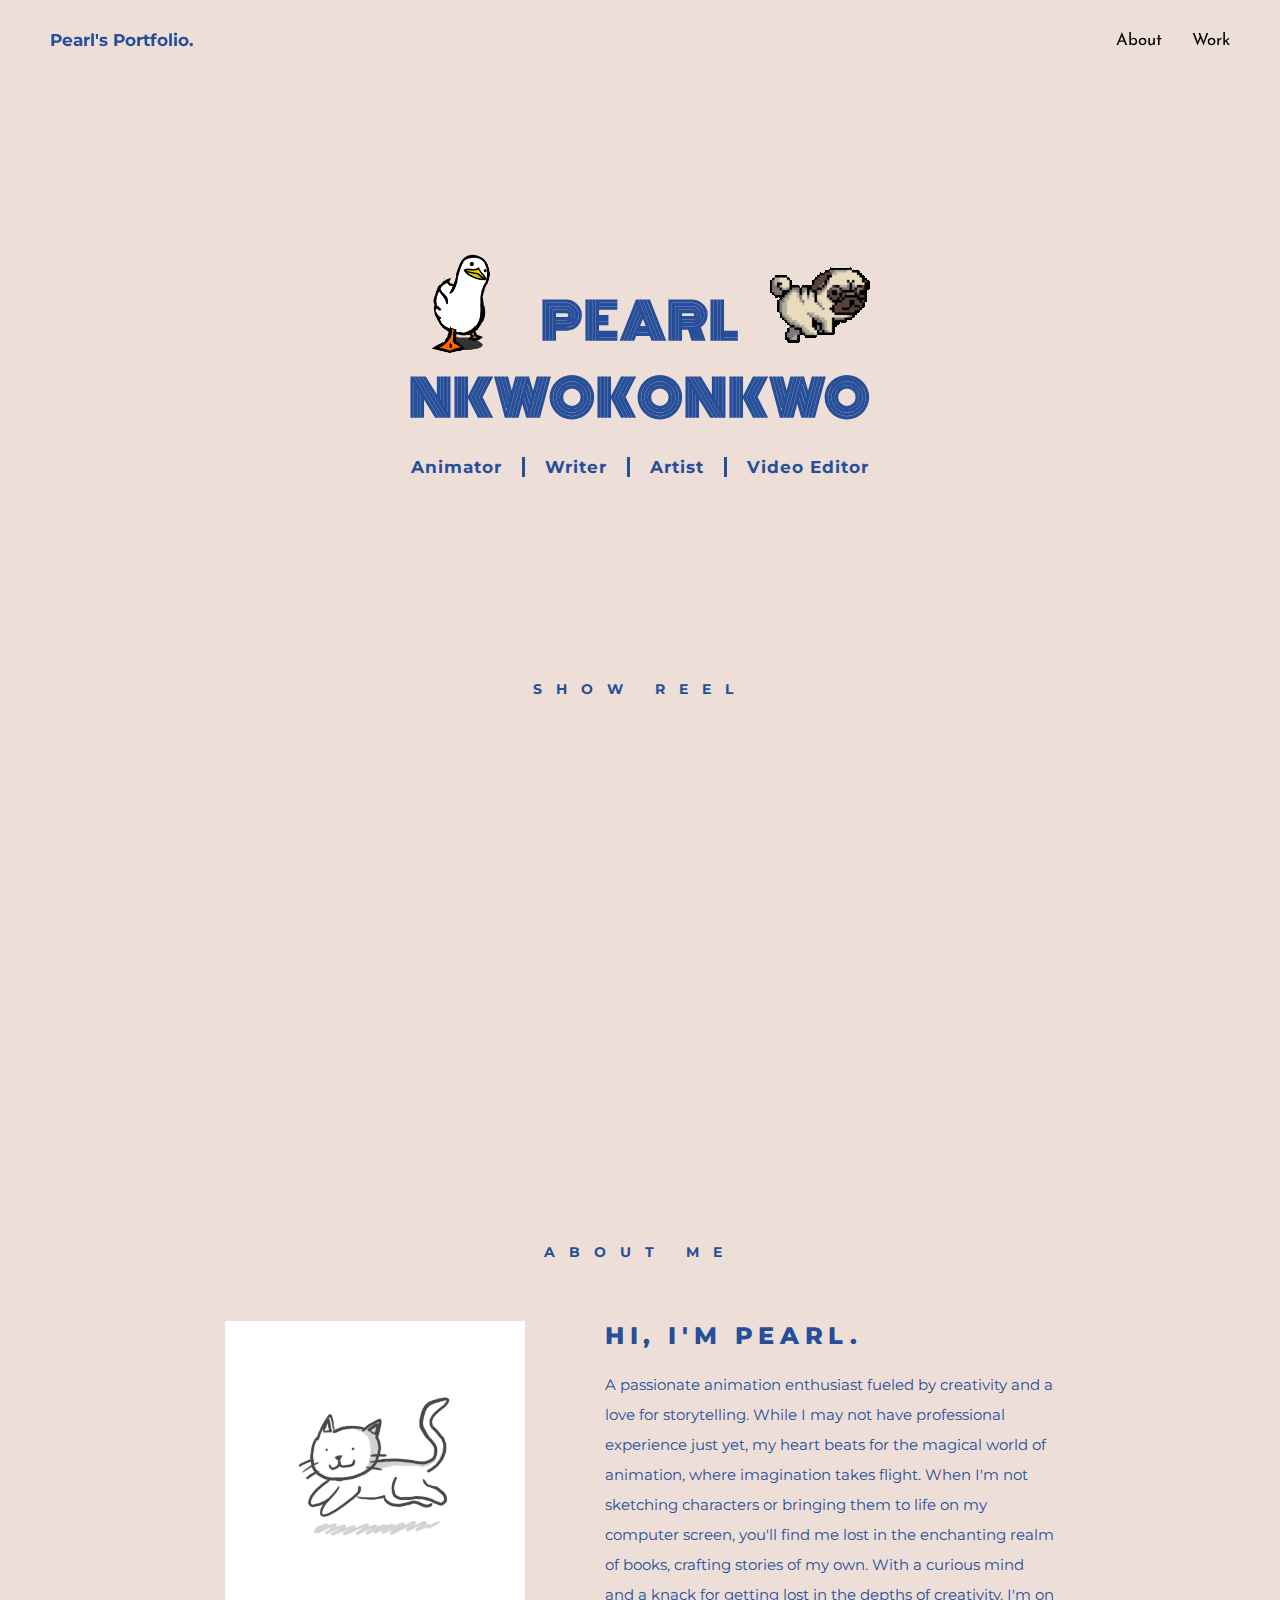
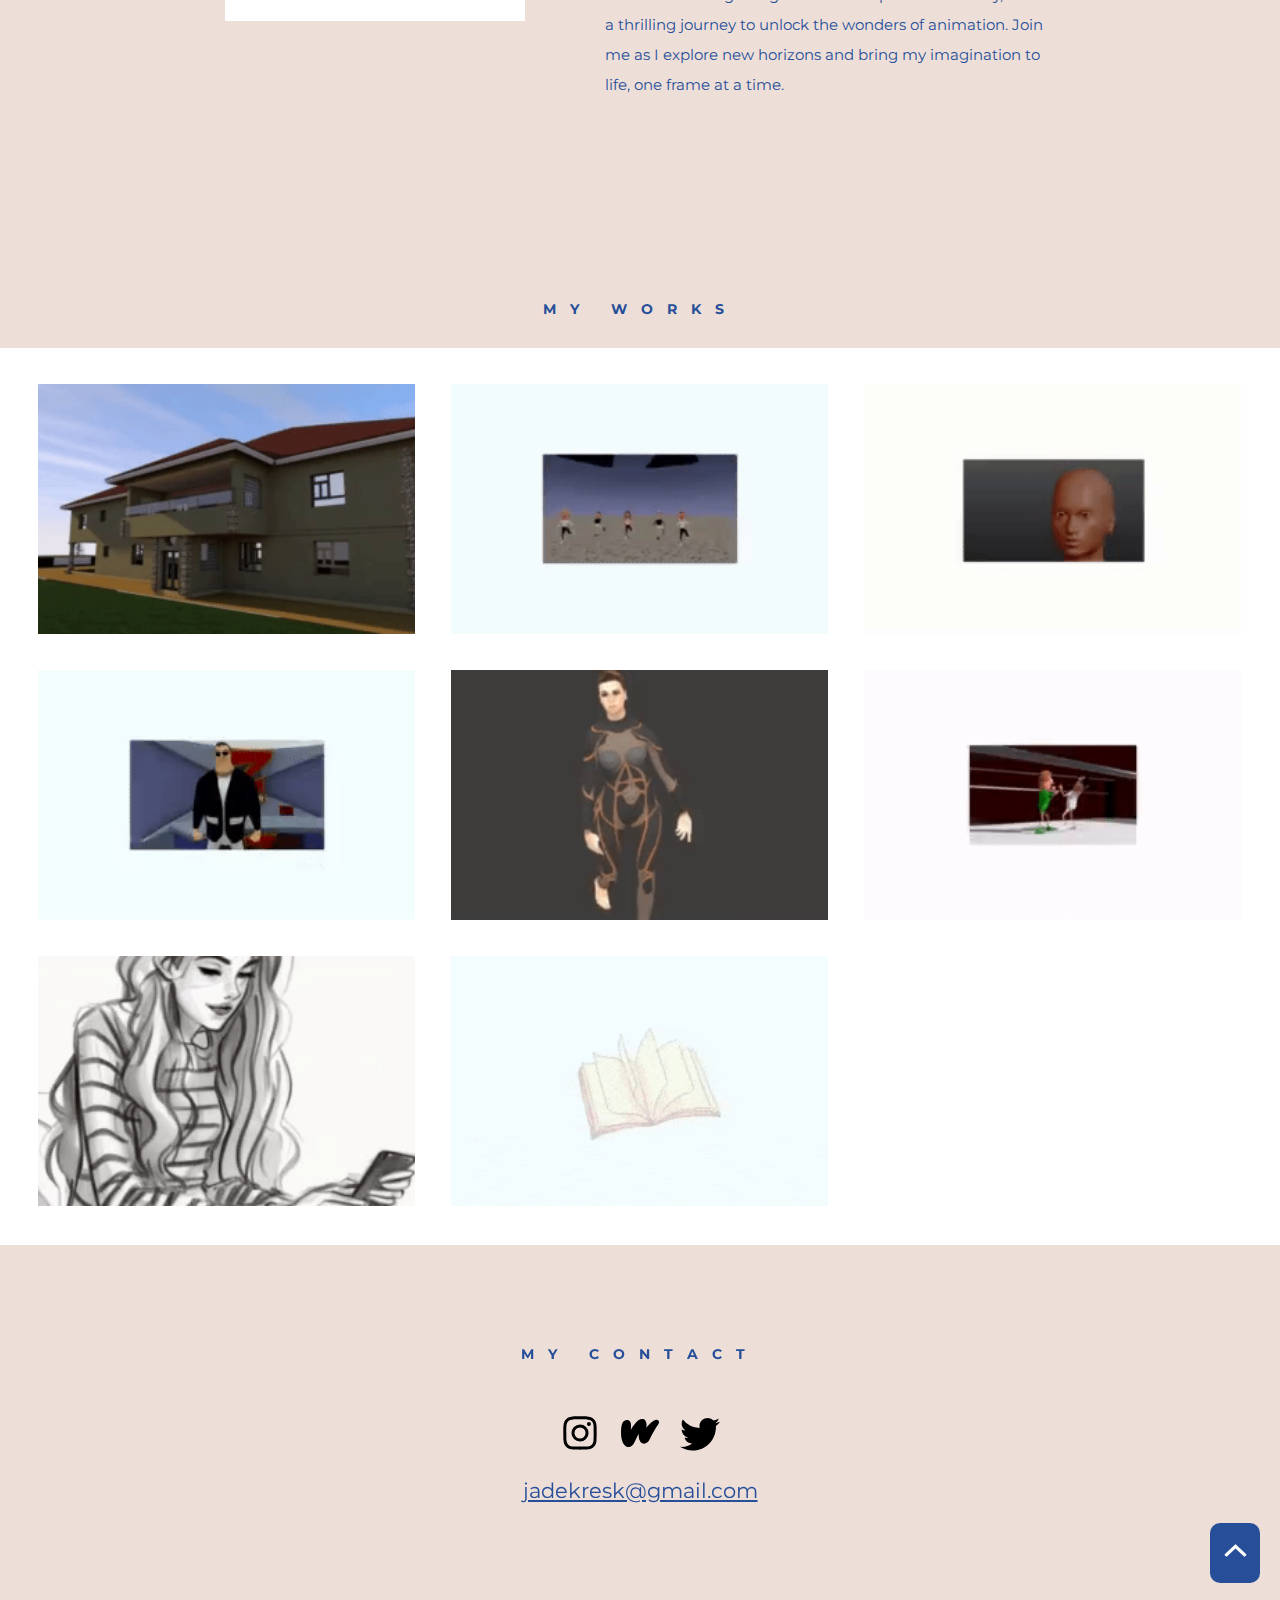
<file: index.html>
<!DOCTYPE html>
<html lang="en">
  <head>
    <meta charset="UTF-8" />
    <meta http-equiv="X-UA-Compatible" content="IE=edge" />
    <meta name="viewport" content="width=device-width, initial-scale=1.0" />
    <link rel="stylesheet" href="style.css" />
    <link rel="preconnect" href="https://fonts.googleapis.com" />
    <link rel="preconnect" href="https://fonts.gstatic.com" crossorigin />
    <link rel="preconnect" href="https://fonts.googleapis.com" />
    <link rel="preconnect" href="https://fonts.gstatic.com" crossorigin />
    <link
      href="https://fonts.googleapis.com/css2?family=Josefin+Sans:ital,wght@0,100;0,200;0,300;0,400;0,500;0,600;0,700;1,100;1,200;1,300;1,400;1,500;1,600;1,700&family=Monoton&family=Montserrat:ital,wght@0,100;0,200;0,300;0,400;0,500;0,600;0,700;0,800;0,900;1,100;1,200;1,300;1,400;1,500;1,600;1,700;1,800;1,900&display=swap"
      rel="stylesheet"
    />

    <title>Pearl</title>
  </head>
  <body>
    <nav class="navigation">
      <a href="#banner"><h5 class="logo">Pearl's Portfolio.</h5></a>
      <ul class="nav_links_wrapper">
        <li>
          <a href="#aboutMe" class="nav_links">About</a>
        </li>
        <li><a href="#myWork" class="nav_links">Work</a></li>
      </ul>
    </nav>

    <section id="banner" class="banner_section">
      <h1>
        <div class="duck_animation_container">
          <img src="./assets/duck.gif" alt="" />
        </div>
        <div class="dog_animation_container">
          <img src="./assets/dog.gif" alt="" />
        </div>
        Pearl<br />
        Nkwokonkwo
      </h1>
      <div class="professions_container">
        <p>Animator</p>
        <p>Writer</p>
        <p>Artist</p>
        <p>Video Editor</p>
      </div>
    </section>

    <section class="reel_section">
      <h4 class="header_text">SHOW REEL</h4>
      <iframe
        width="560"
        height="315"
        src="https://www.youtube.com/embed/ml__-UMj5bQ"
        title="YouTube video player"
        frameborder="0"
        allow="accelerometer; autoplay; clipboard-write; encrypted-media; gyroscope; picture-in-picture; web-share"
        allowfullscreen
      ></iframe>
    </section>

    <section id="aboutMe" class="about_section">
      <h4 class="header_text">About me</h4>
      <div class="about_content">
        <main class="about_image">
          <img src="./assets/about.gif" alt="" />
        </main>
        <main class="about_text_content">
          <h3 class="about_greetings">HI, I'M PEARL.</h3>
          <p class="about_p">
            A passionate animation enthusiast fueled by creativity and a love
            for storytelling. While I may not have professional experience just
            yet, my heart beats for the magical world of animation, where
            imagination takes flight. When I'm not sketching characters or
            bringing them to life on my computer screen, you'll find me lost in
            the enchanting realm of books, crafting stories of my own. With a
            curious mind and a knack for getting lost in the depths of
            creativity, I'm on a thrilling journey to unlock the wonders of
            animation. Join me as I explore new horizons and bring my
            imagination to life, one frame at a time.
          </p>
        </main>
      </div>
    </section>

    <section id="myWork" class="work_section">
      <h4 class="header_text">MY WORKS</h4>
      <main class="work_content">
        <div class="work_card">
          <a href="https://youtu.be/j03zMjhrEmQ">
            <main class="work_card_details">
              <h4>3d building modeling with ArchiCAD</h4>
              <p>
                The process of 3D building modeling is demonstrated through the
                use of ArchiCAD software. Following the modeling process in
                ArchiCAD, the design can then be exported to other software,
                such as Blender, for further rendering and refinement.
              </p>
            </main></a
          >
          <img src="./assets/2.gif" alt="" />
        </div>
        <div class="work_card">
          <a href="https://youtu.be/jm_YOFC_HeE">
            <main class="work_card_details">
              <h4>dance clip</h4>
              <p>
                This animation project was executed using the muvizu animation
                software, and it is a personal work. The project involved
                creating uniform movements for multiple characters in a dance
                scene.
              </p>
            </main></a
          >
          <img src="./assets/3.gif" alt="" />
        </div>
        <div class="work_card">
          <a href="./developmentalWorks.html">
            <main class="work_card_details">
              <h4>Developmental Works</h4>
              <p>
                As the adage goes, 'Rome wasn't built in a day,' and the same
                holds true for these ongoing projects. They represent the
                culmination of dedication, perseverance, and a commitment to
                continuous improvement.
              </p>
            </main></a
          >
          <img src="./assets/4.gif" alt="" />
        </div>
        <div class="work_card">
          <a href="https://youtu.be/Sd7GWJxeqic">
            <main class="work_card_details">
              <h4>Music video</h4>
              <p>
                This animation video was created using Muvizu animation software
                and was a personal project. The aim of the video was to
                replicate the original music video by Rude Boy, with a focus on
                capturing key elements of the video. The sound used in the video
                was also sourced from the original music video.
              </p>
            </main></a
          >
          <img src="./assets/5.gif" alt="" />
        </div>
        <div class="work_card">
          <a href="https://youtu.be/QVo6x8OypMo">
            <main class="work_card_details">
              <h4>Rigging and output</h4>
              <p>
                This animation showcase was created using industry-standard
                software, Blender Animation. The motion was generated using the
                bvh technique, while the character creation process was
                facilitated through the use of the Makehuman application.
              </p>
            </main></a
          >
          <img src="./assets/6.gif" alt="" />
        </div>
        <div class="work_card">
          <a href="https://youtu.be/m5a7YCuQ6OI">
            <main class="work_card_details">
              <h4>Short film</h4>
              <p>
                This is a personal work created using the muvizu animation
                software. The video depicts a physical altercation between
                Android and iOS, utilizing sound effects to simulate the impact
                of the fight, as well as the crowd's reaction.
              </p>
            </main></a
          >
          <img src="./assets/7.gif" alt="" />
        </div>
        <div class="work_card">
          <a href="./storyboard.html">
            <main class="work_card_details">
              <h4>Storyboard</h4>
              <p>
                This is a brief synopsis of a storyboard for a scene in chapter
                2 of the book 'Reserved' written by me. The storyboard portrays
                the events of Lyra's first day at college, starting from the
                moment she wakes up and ending when she heads to class. Done
                with Adobe Photoshop and dall-E.
              </p>
            </main></a
          >
          <img src="./assets/8.gif" alt="" />
        </div>
        <div class="work_card">
          <a href="https://wattpad.com/user/kakmearj">
            <main class="work_card_details">
              <h4>Books</h4>
              <p>
                a collection of literary works authored by me. Each book
                represents my creative vision, storytelling prowess, and
                dedication to the art of writing.
              </p>
            </main></a
          >
          <img src="./assets/1.gif" alt="" />
        </div>
      </main>
    </section>

    <section class="contact_section">
      <h4 class="header_text">MY CONTACT</h4>
      <div class="contact_icon_container">
        <a href="https://instagram.com/kakmearj?igshid=YmMyMTA2M2Y="
          ><img src="./assets/svgs/instagram.svg" alt=""
        /></a>
        <a href="https://wattpad.com/user/kakmearj"
          ><img src="./assets/svgs/wattpad.svg" alt=""
        /></a>
        <a href="https://twitter.com/kakmearj"
          ><img src="./assets/svgs/twitter.svg" alt=""
        /></a>
      </div>
      <a href="mailto:jadekresk@gmail.com">jadekresk@gmail.com</a>
      <button class="scroll_to_top_btn">
        <a href="#banner"><img src="./assets/svgs/chevronUp.svg" alt="" /></a>
      </button>
    </section>
  </body>
</html>
</file>
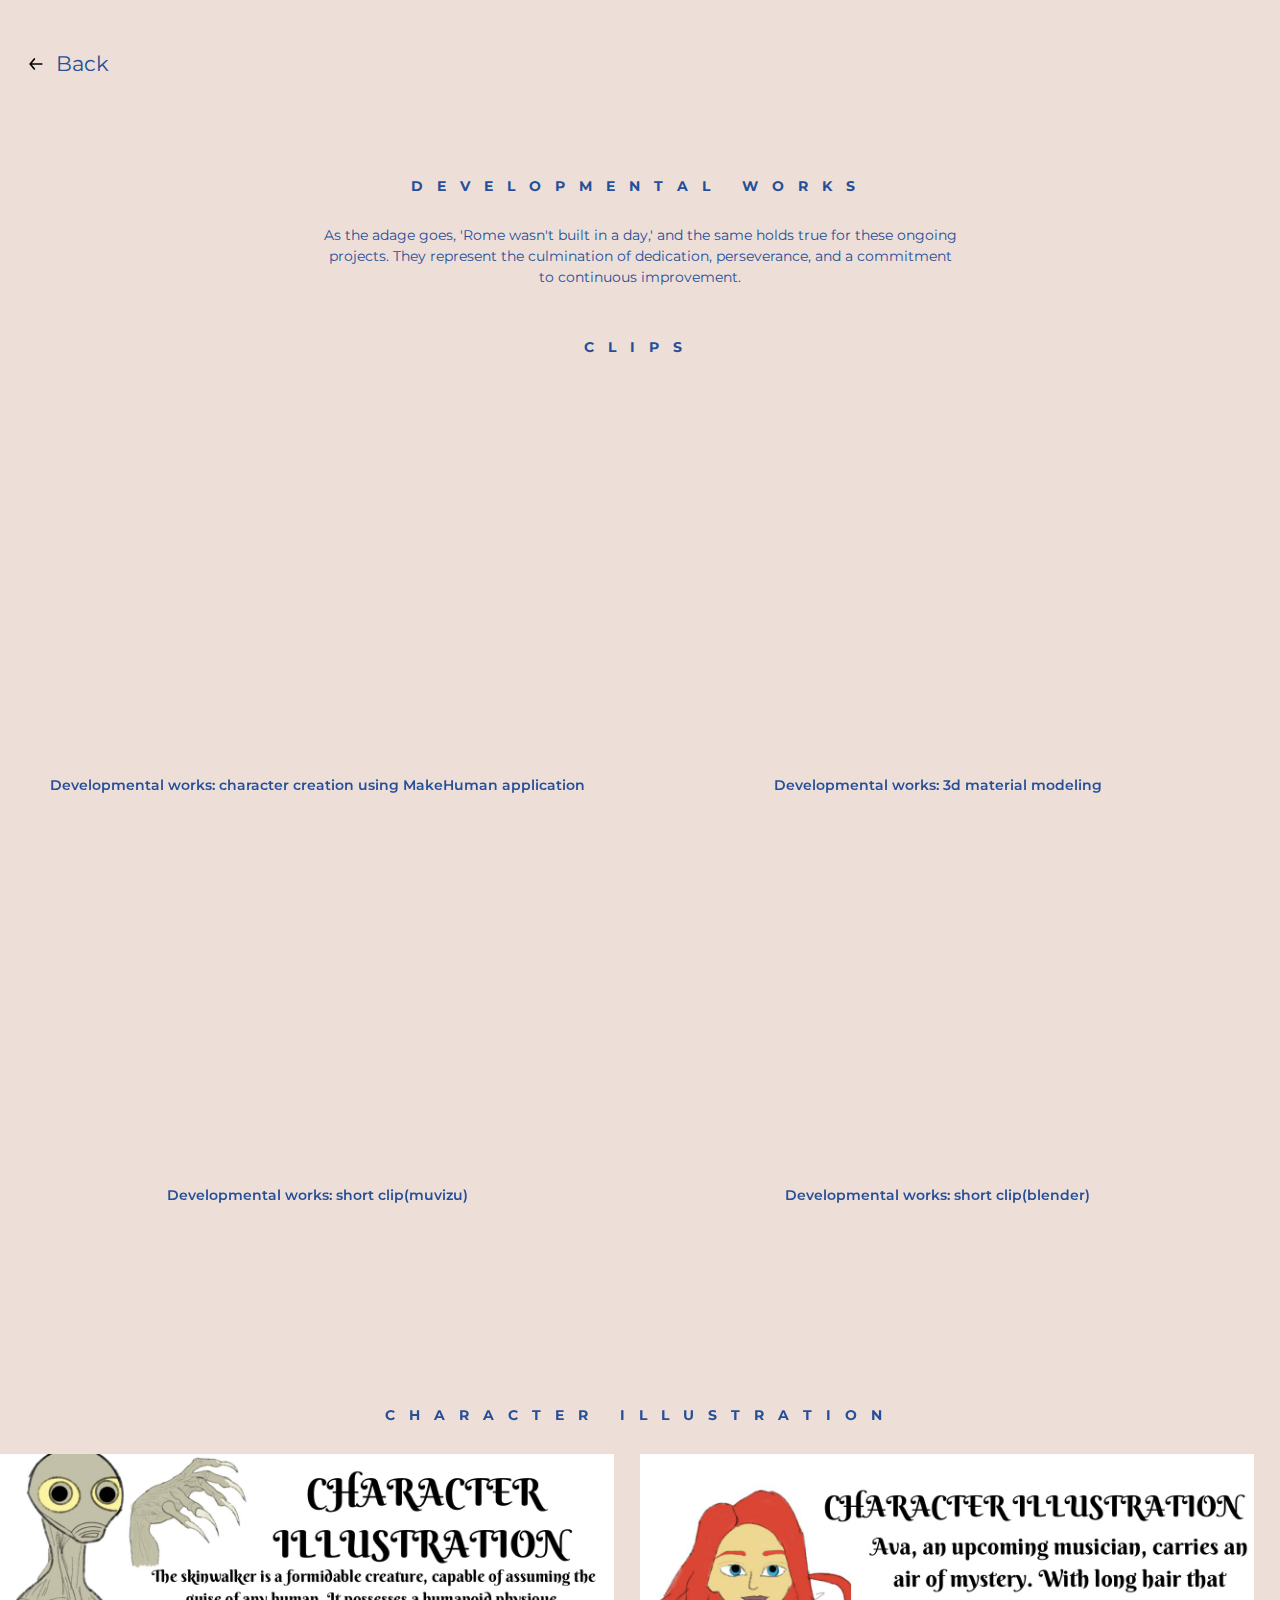
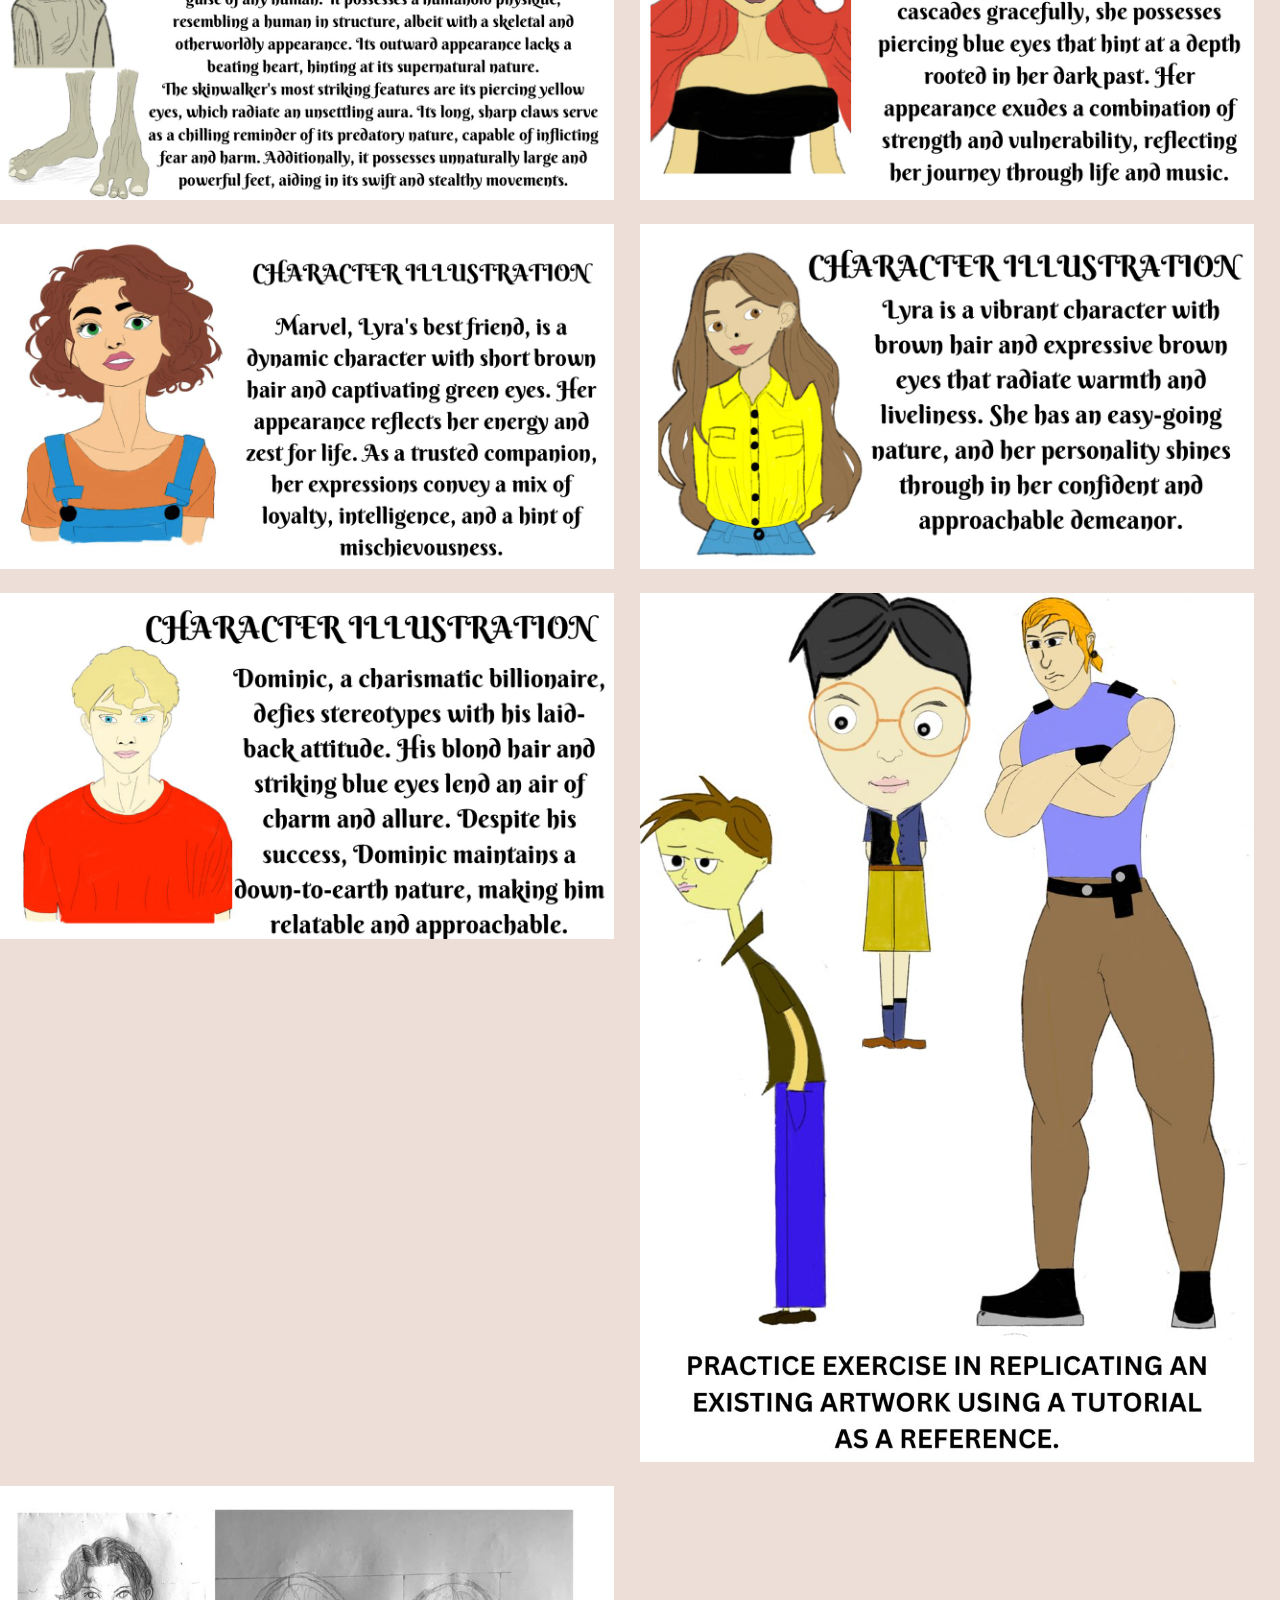
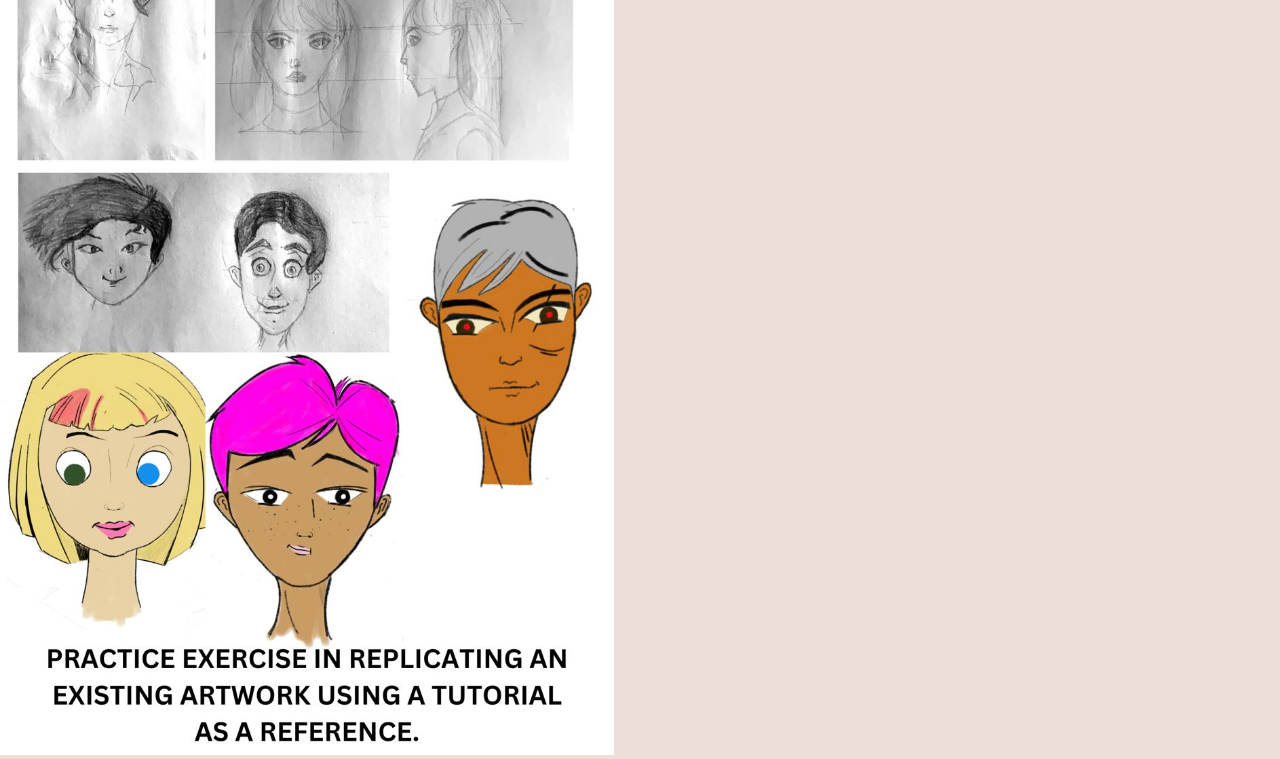
<file: developmentalWorks.html>
<!DOCTYPE html>
<html lang="en">
  <head>
    <meta charset="UTF-8" />
    <meta http-equiv="X-UA-Compatible" content="IE=edge" />
    <meta name="viewport" content="width=device-width, initial-scale=1.0" />
    <title>Pearl</title>
    <link rel="stylesheet" href="style.css" />
    <link rel="preconnect" href="https://fonts.googleapis.com" />
    <link rel="preconnect" href="https://fonts.gstatic.com" crossorigin />
    <link rel="preconnect" href="https://fonts.googleapis.com" />
    <link rel="preconnect" href="https://fonts.gstatic.com" crossorigin />
    <link
      href="https://fonts.googleapis.com/css2?family=Josefin+Sans:ital,wght@0,100;0,200;0,300;0,400;0,500;0,600;0,700;1,100;1,200;1,300;1,400;1,500;1,600;1,700&family=Monoton&family=Montserrat:ital,wght@0,100;0,200;0,300;0,400;0,500;0,600;0,700;0,800;0,900;1,100;1,200;1,300;1,400;1,500;1,600;1,700;1,800;1,900&display=swap"
      rel="stylesheet"
    />
  </head>
  <body>
    <a href="./index.html"
      ><button class="back_botton">
        <img src="./assets/svgs/back.svg" alt="" />
        <p>Back</p>
      </button></a
    >
    <section class="story_board_container">
      <h4 class="header_text">Developmental Works</h4>

      <p class="storyBoard_p">
        As the adage goes, 'Rome wasn't built in a day,' and the same holds true
        for these ongoing projects. They represent the culmination of
        dedication, perseverance, and a commitment to continuous improvement.
      </p>

      <h4 class="header_text">Clips</h4>
      <div class="clips_container">
        <main>
          <iframe
            width="560"
            height="315"
            src="https://www.youtube.com/embed/0Y-ZVHSH0o4"
            title="YouTube video player"
            frameborder="0"
            allow="accelerometer; autoplay; clipboard-write; encrypted-media; gyroscope; picture-in-picture; web-share"
            allowfullscreen
          ></iframe>
          <p class="storyBoard_p">
            Developmental works: character creation using MakeHuman application
          </p>
        </main>

        <main>
          <iframe
            width="560"
            height="315"
            src="https://www.youtube.com/embed/sFg2nwn9SvY"
            title="YouTube video player"
            frameborder="0"
            allow="accelerometer; autoplay; clipboard-write; encrypted-media; gyroscope; picture-in-picture; web-share"
            allowfullscreen
          ></iframe>
          <p class="storyBoard_p">Developmental works: 3d material modeling</p>
        </main>

        <main>
          <iframe
            width="560"
            height="315"
            src="https://www.youtube.com/embed/gjSMAsO0WE0"
            title="YouTube video player"
            frameborder="0"
            allow="accelerometer; autoplay; clipboard-write; encrypted-media; gyroscope; picture-in-picture; web-share"
            allowfullscreen
          ></iframe>
          <p class="storyBoard_p">Developmental works: short clip(muvizu)</p>
        </main>

        <main>
          <iframe
            width="560"
            height="315"
            src="https://www.youtube.com/embed/i_SW6FQW1C0"
            title="YouTube video player"
            frameborder="0"
            allow="accelerometer; autoplay; clipboard-write; encrypted-media; gyroscope; picture-in-picture; web-share"
            allowfullscreen
          ></iframe>
          <p class="storyBoard_p">Developmental works: short clip(blender)</p>
        </main>
      </div>
    </section>
    <h4 class="header_text">Character Illustration</h4>
    <div class="character_illustration_section">
      <main>
        <img src="./assets/illustration/1.jpeg" alt="" />
      </main>
      <main>
        <img src="./assets/illustration/2.jpeg" alt="" />
      </main>
      <main>
        <img src="./assets/illustration/3.jpeg" alt="" />
      </main>
      <main>
        <img src="./assets/illustration/4.jpeg" alt="" />
      </main>
      <main>
        <img src="./assets/illustration/5.jpeg" alt="" />
      </main>
      <main>
        <img src="./assets/illustration/6.jpeg" alt="" />
      </main>
      <main>
        <img src="./assets/illustration/7.jpeg" alt="" />
      </main>
    </div>
  </body>
</html>
</file>
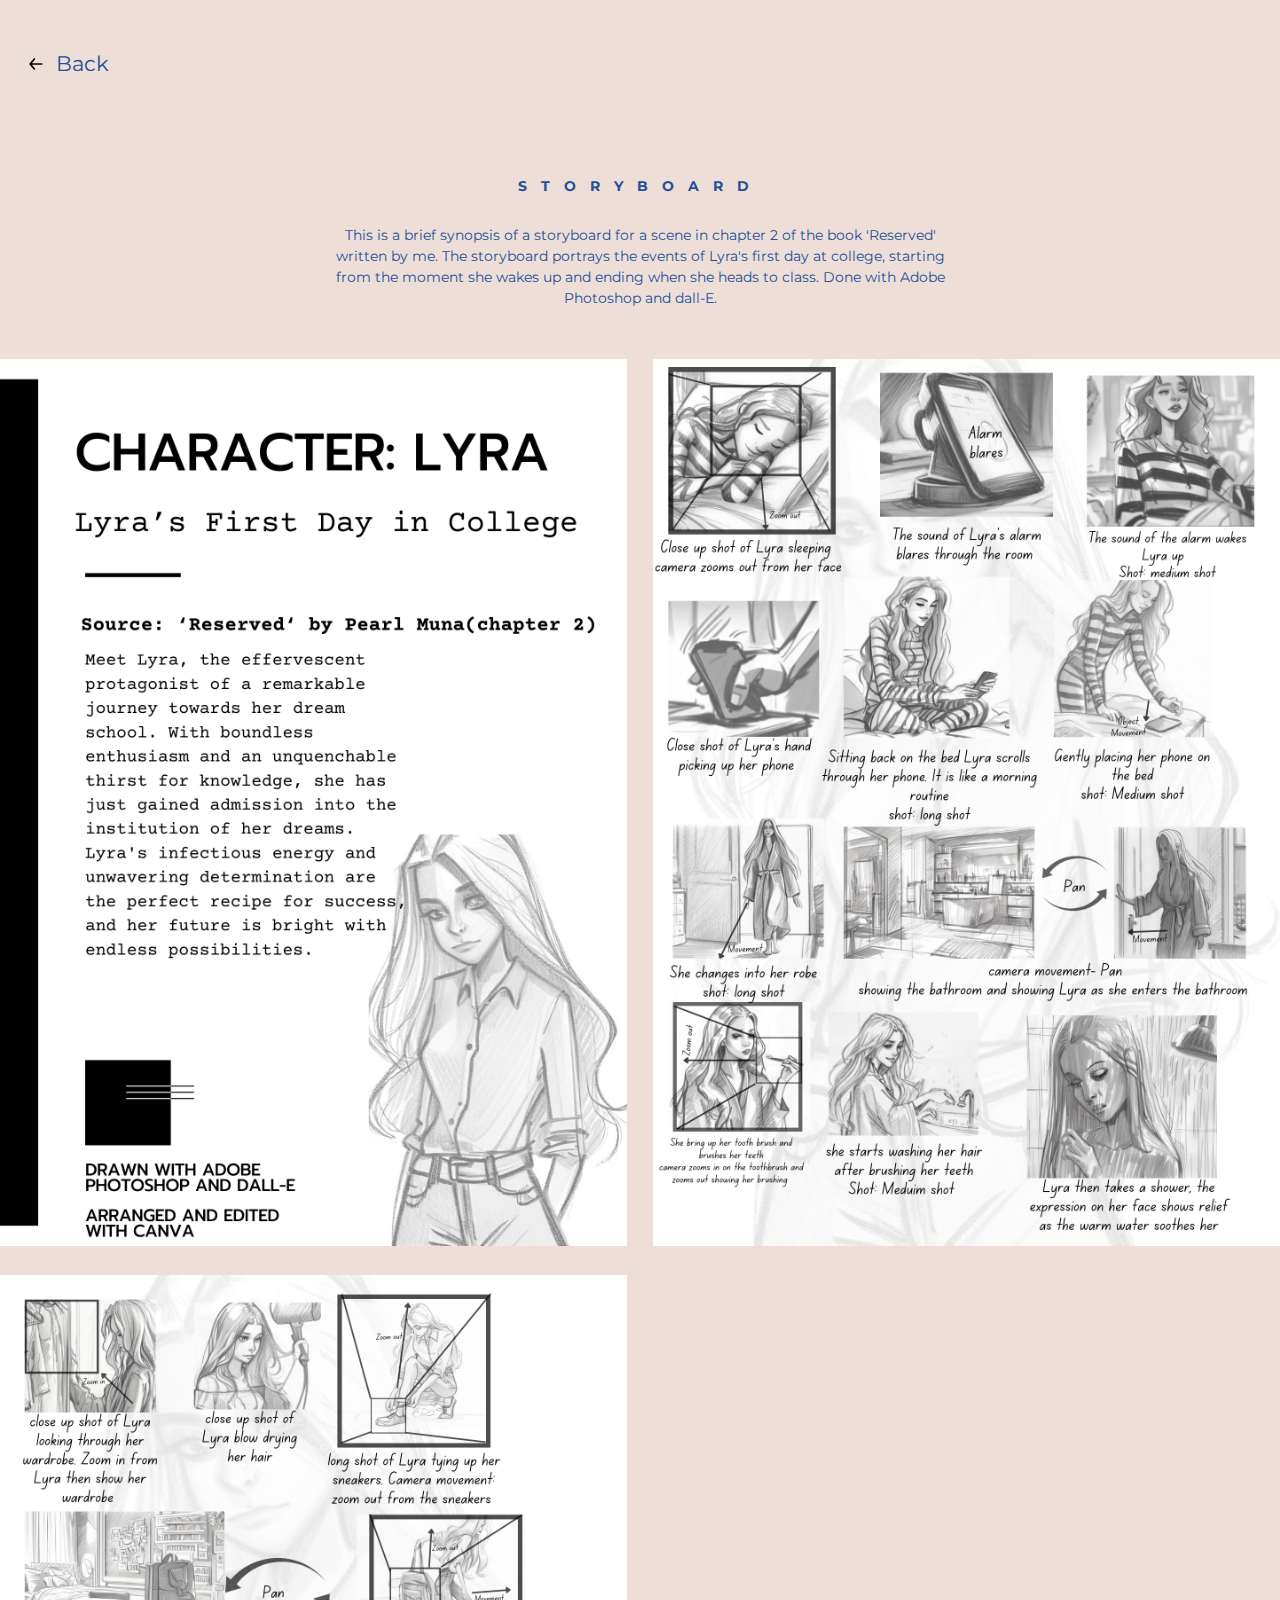
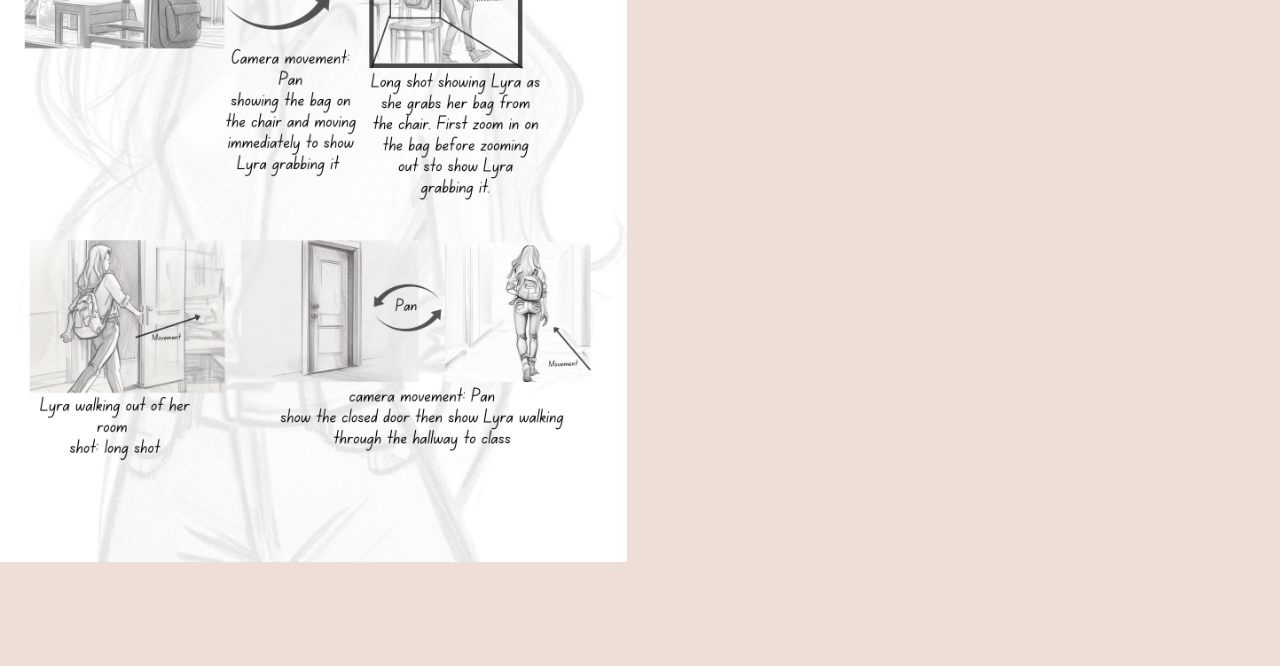
<file: storyboard.html>
<!DOCTYPE html>
<html lang="en">
  <head>
    <meta charset="UTF-8" />
    <meta http-equiv="X-UA-Compatible" content="IE=edge" />
    <meta name="viewport" content="width=device-width, initial-scale=1.0" />
    <title>Pearl</title>
    <link rel="stylesheet" href="style.css" />
    <link rel="preconnect" href="https://fonts.googleapis.com" />
    <link rel="preconnect" href="https://fonts.gstatic.com" crossorigin />
    <link rel="preconnect" href="https://fonts.googleapis.com" />
    <link rel="preconnect" href="https://fonts.gstatic.com" crossorigin />
    <link
      href="https://fonts.googleapis.com/css2?family=Josefin+Sans:ital,wght@0,100;0,200;0,300;0,400;0,500;0,600;0,700;1,100;1,200;1,300;1,400;1,500;1,600;1,700&family=Monoton&family=Montserrat:ital,wght@0,100;0,200;0,300;0,400;0,500;0,600;0,700;0,800;0,900;1,100;1,200;1,300;1,400;1,500;1,600;1,700;1,800;1,900&display=swap"
      rel="stylesheet"
    />
  </head>
  <body>
    <a href="./index.html"
      ><button class="back_botton">
        <img src="./assets/svgs/back.svg" alt="" />
        <p>Back</p>
      </button></a
    >
    <section class="story_board_container">
      <h4 class="header_text">Storyboard</h4>

      <p class="storyBoard_p">
        This is a brief synopsis of a storyboard for a scene in chapter 2 of the
        book 'Reserved' written by me. The storyboard portrays the events of
        Lyra's first day at college, starting from the moment she wakes up and
        ending when she heads to class. Done with Adobe Photoshop and dall-E.
      </p>

      <div class="story_board_content">
        <main><img src="./assets/story2.png" alt="" /></main>
        <main><img src="./assets/story3.png" alt="" /></main>
        <main><img src="./assets/story1.png" alt="" /></main>
      </div>
    </section>
  </body>
</html>
</file>
<file: style.css>
:root {
  --background_color: rgb(237, 223, 216);
  --text_color: #264e99;
  --main_black: #000;
  --main_white: #fff;
  --font_one: "Josefin Sans", sans-serif;
  --font_two: "Monoton", cursive;
  --font_three: "Montserrat", sans-serif;
}

* {
  box-sizing: border-box;
}

html {
  scroll-behavior: smooth;
}

html,
body {
  padding: 0;
  margin: 0;
  font-size: 14px;
}

body {
  background-color: var(--background_color);
}

a {
  text-decoration: none;
}

p,
h1,
h2,
h3,
h4,
h5,
h6 {
  padding: 0;
  margin: 0;
  line-height: normal;
}

.header_text {
  color: var(--text_color);
  text-align: center;
  font-family: var(--font_three);
  letter-spacing: 1rem;
  text-transform: uppercase;
  padding-bottom: 30px;
}

.back_botton {
  display: flex;
  align-items: center;
  justify-content: center;
  column-gap: 10px;
  cursor: pointer;
  margin-top: 50px;
  background-color: transparent;
  border: 0;
  margin-left: 20px;
}

.back_botton img {
  width: 20px;
}

.back_botton p {
  font-family: var(--font_three);
  font-size: 1.5rem;
  color: var(--text_color);
}

.navigation {
  position: sticky;
  top: 0;
  height: 80px;
  width: 100%;
  padding: 0px 50px;
  display: flex;
  align-items: center;
  justify-content: space-between;
}

.logo {
  font-size: 1.2rem;
  font-weight: 700;
  font-family: var(--font_three);
  color: var(--text_color);
}

.nav_links_wrapper {
  list-style: none;
  display: flex;
  align-items: center;
  column-gap: 30px;
}

.nav_links_wrapper li {
  cursor: pointer;
}

.nav_links_wrapper li:last-of-type {
  margin-right: 0;
}

.nav_links {
  color: var(--main_black);
  font-family: var(--font_one);
  font-size: 1.2rem;
  text-decoration: none;
  transition: 0.2s ease-in-out;
}

.nav_links:hover {
  color: var(--text_color);
}

.banner_section {
  display: flex;
  align-items: center;
  justify-content: center;
  align-items: center;
  flex-direction: column;
  height: 600px;
}

.banner_section h1 {
  color: var(--text_color);
  font-family: var(--font_two);
  text-transform: uppercase;
  font-size: 3.5rem;
  text-align: center;
  letter-spacing: 1px;
  position: relative;
}

.professions_container {
  display: flex;
  align-items: center;
  justify-content: center;
  margin-top: 20px;
}

.professions_container p {
  color: var(--text_color);
  font-family: var(--font_three);
  border-right: 3px solid var(--text_color);
  padding: 0px 20px;
  font-size: 1.2rem;
  font-weight: 700;
  letter-spacing: 1px;
}

.professions_container p:last-of-type {
  border-right: 0;
}

.duck_animation_container {
  width: 100px;
  position: absolute;
  top: -25%;
}

.duck_animation_container img {
  width: 100%;
}

.dog_animation_container {
  width: 100px;
  position: absolute;
  top: -70%;
  right: 15%;
}

.reel_section {
  display: flex;
  align-items: center;
  justify-content: center;
  flex-direction: column;
}

.about_section {
  padding-top: 200px;
}

.about_content {
  display: flex;
  justify-content: center;
  flex-wrap: wrap;
  column-gap: 80px;
  row-gap: 30px;
  margin-top: 30px;
}

.about_image {
  max-width: 300px;
}

.about_image img {
  width: 100%;
}

.about_text_content {
  max-width: 450px;
}

.about_greetings {
  color: var(--text_color);
  font-family: var(--font_three);
  letter-spacing: 0.4rem;
  font-weight: 800;
  text-transform: uppercase;
  padding-bottom: 20px;
  font-size: 1.7rem;
}

.about_p {
  font-size: 1.1rem;
  font-family: var(--font_three);
  line-height: 30px;
  color: var(--text_color);
}

.work_section {
  padding-top: 200px;
}

.work_content {
  display: flex;
  max-width: 1440px;
  margin: 0px auto;
  background-color: var(--main_white);
  padding: 0px 3%;
  flex-wrap: wrap;
  padding-bottom: 3%;
}

.work_card {
  position: relative;
  width: 31.33%;
  height: 250px;
  background-color: var(--text_color);
  margin-left: 3%;
  margin-top: 3%;
  overflow: hidden;
}

.work_card_details {
  width: 100%;
  height: 0%;
  background-color: var(--background_color);
  transition: 0.3s ease-in-out;
  position: absolute;
  display: flex;
  align-items: center;
  justify-content: center;
  flex-direction: column;
  overflow: hidden;
}

.work_card_details h4 {
  text-align: center;
  font-size: 2rem;
  font-weight: 400;
  color: var(--text_color);
  font-family: var(--font_three);
  text-transform: uppercase;
}

.work_card_details p {
  text-align: center;
  font-size: 1rem;
  font-weight: 400;
  color: var(--text_color);
  font-family: var(--font_three);
  margin-top: 15px;
  max-width: 85%;
}

.work_card:hover .work_card_details {
  height: 100%;
}

.work_card img {
  width: 100%;
  height: 100%;
  object-fit: cover;
}

.work_card:nth-child(3n + 1) {
  margin-left: 0px;
}

@media (max-width: 900px) {
  .work_card {
    width: 48%;
  }

  .work_card:nth-child(3n + 1) {
    margin-left: 3%;
  }

  .work_card:nth-child(2n + 1) {
    margin-left: 0;
  }
}

.contact_section {
  padding: 100px 0px;
  display: flex;
  align-items: center;
  justify-content: center;
  flex-direction: column;
  position: relative;
}

.contact_section a {
  font-size: 1.5rem;
  margin-top: 20px;
  text-align: center;
  color: var(--text_color);
  font-family: var(--font_three);
  text-decoration: underline;
}

.contact_icon_container {
  width: 100%;
  display: flex;
  align-items: center;
  justify-content: center;
}

.contact_icon_container a {
  margin-left: 20px;
}

.contact_icon_container img {
  width: 40px;
}

.contact_icon_container a:first-of-type {
  margin-left: 0;
}

.scroll_to_top_btn {
  width: 50px;
  height: 60px;
  background-color: var(--text_color);
  border-radius: 10px;
  cursor: pointer;
  border: 0px;
  position: absolute;
  bottom: 20px;
  right: 20px;
  transition: 0.2s ease-in-out;
}

.scroll_to_top_btn img {
  width: 25px;
  filter: brightness(0) invert(1);
}

.scroll_to_top_btn:active {
  transform: scale(1.05);
}

@media (max-width: 570px) {
  .navigation {
    padding: 0px 20px;
  }

  .banner_section h1 {
    font-size: 2rem;
  }

  .banner_section img {
    display: none;
  }

  .professions_container p {
    font-size: 0.75rem;
  }

  .reel_section iframe {
    width: 90% !important;
    height: 255px !important;
  }

  .about_section {
    padding: 200px 20px;
    padding-bottom: unset;
  }

  .about_section h3 {
    text-align: center;
  }

  .about_section p {
    text-align: center;
  }
}

@media (max-width: 500px) {
  .work_card {
    width: 100%;
    margin-left: 0%;
  }

  .work_card:nth-child(3n + 1) {
    margin-left: 0%;
  }

  .work_card:nth-child(2n + 1) {
    margin-left: 0%;
  }
}

.story_board_container {
  padding: 100px 0px;
  max-width: 1440px;
  margin: 0px auto;
}

.story_board_content {
  display: flex;
  justify-content: space-between;
  flex-wrap: wrap;
  column-gap: 1%;
  row-gap: 25px;
}

.story_board_content main {
  width: 49%;
}

.story_board_content main img {
  width: 100%;
}

.storyBoard_p {
  font-family: var(--font_three);
  font-size: 1rem;
  color: var(--text_color);
  padding-bottom: 50px;
  text-align: center;
  max-width: 50%;
  margin: 0px auto;
  line-height: 1.5rem;
}

@media (max-width: 750px) {
  .story_board_content main {
    width: 100%;
  }

  .storyBoard_p {
    max-width: 90%;
  }
}

.clips_container {
  display: flex;
  column-gap: 2%;
  padding: 50px 20px;
  flex-wrap: wrap;
}

.clips_container main {
  width: 48%;
}

.clips_container iframe {
  width: 100%;
}

.clips_container p {
  max-width: 90%;
  margin-top: 20px !important;
  font-weight: 600;
}

@media (max-width: 850px) {
  .clips_container main {
    width: 100%;
  }
}

.character_illustration_section {
  display: flex;
  column-gap: 2%;
  row-gap: 20px;
  flex-wrap: wrap;
}

.character_illustration_section main {
  width: 48%;
}

.character_illustration_section main img {
  width: 100%;
}

@media (max-width: 750px) {
  .character_illustration_section main {
    width: 100%;
  }
}
</file>
